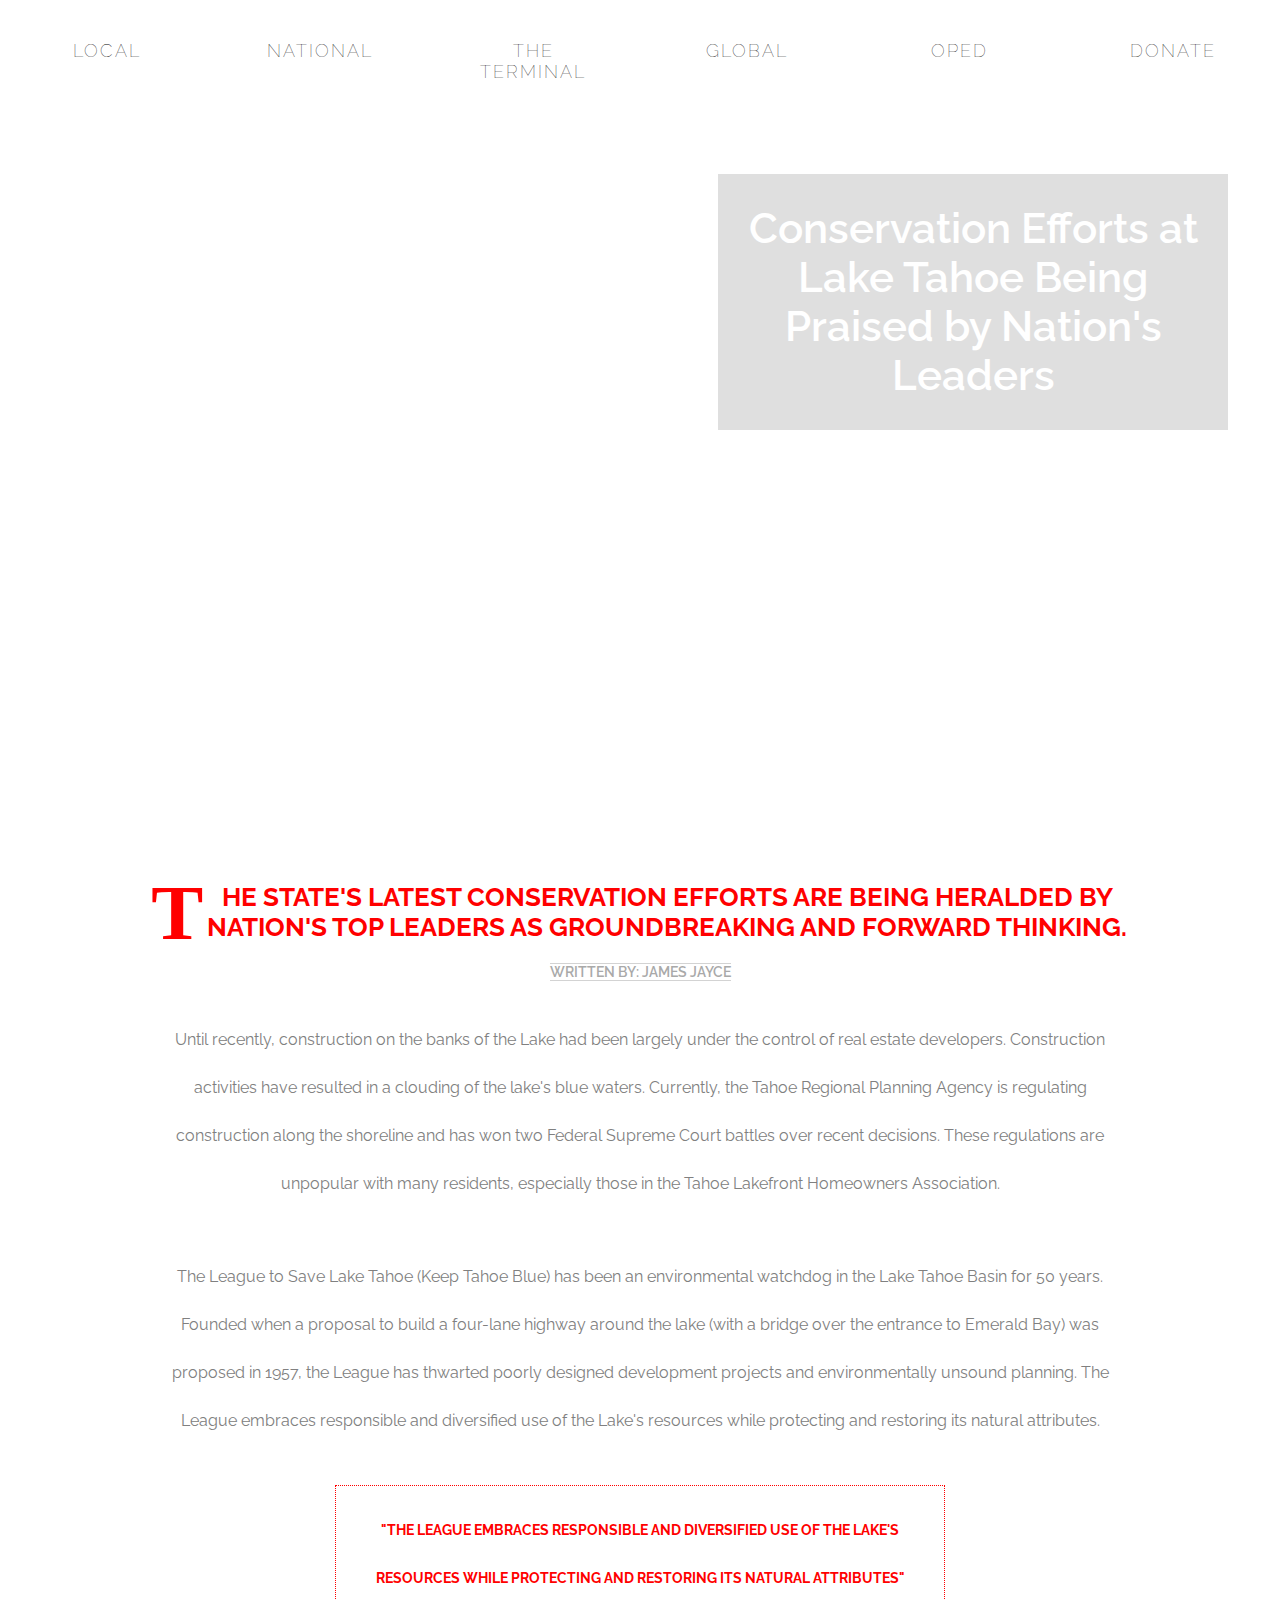
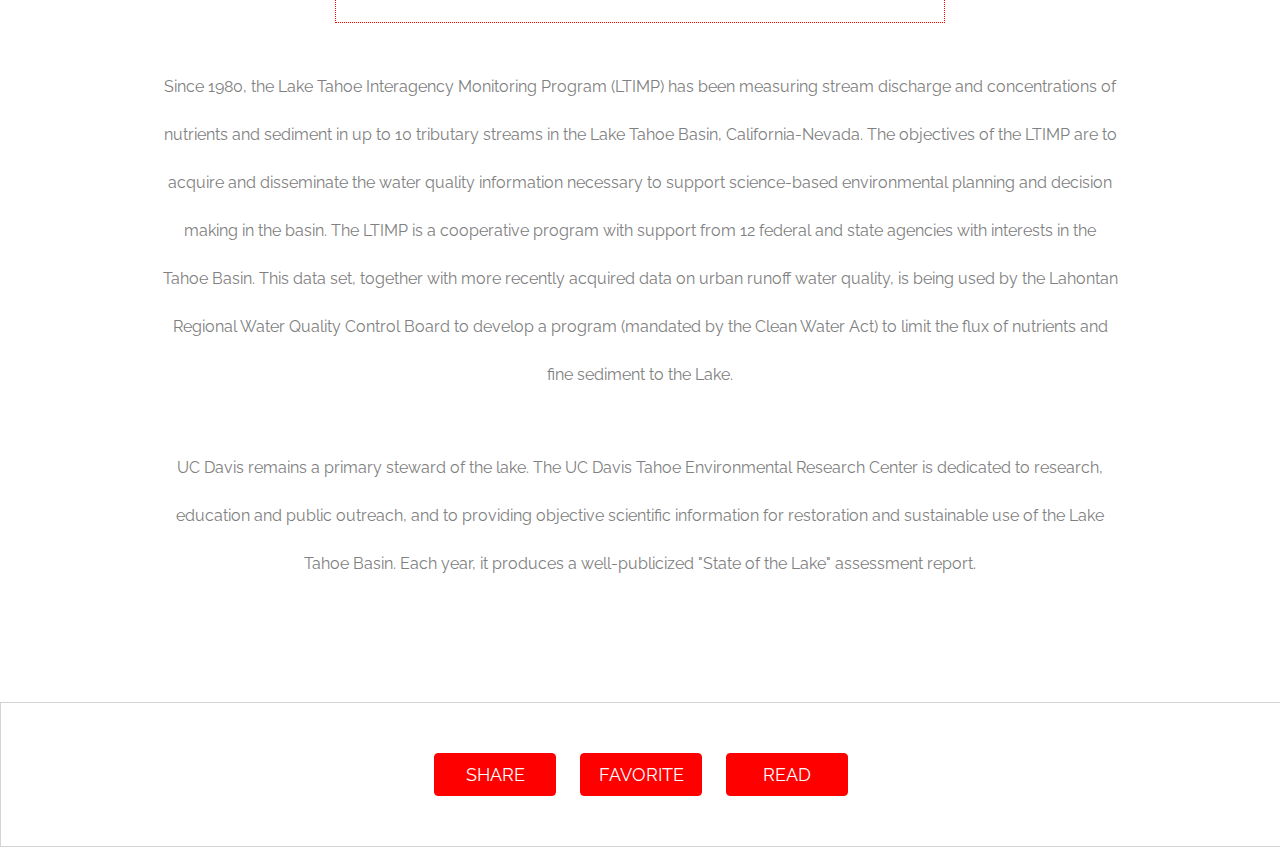
<file: canoe/index.html>
<!DOCTYPE html>
<html>
<head>
    <title>The Terminal - Your Source for Fact-Based News</title>
    <link href="https://fonts.googleapis.com/css?family=Amatic+SC|Raleway:100,200,600,700" rel="stylesheet">
    <link rel="stylesheet" type="text/css" href="style.css">
</head>
<body>

<nav class="navigation">
    <ul>
        <li>LOCAL</li>
        <li>NATIONAL</li>
        <li class="logo">THE TERMINAL</li>
        <li>GLOBAL</li>
        <li>OPED</li>
        <li class="donate">DONATE</li>
    </ul>
</nav>

<div id="banner">
    <div class="content">
        <h1>Conservation Efforts at Lake Tahoe Being Praised by Nation's Leaders</h1>
    </div>
</div>

<div id="main" class="content">
    <h3><span class="differ">T</span>HE STATE'S LATEST CONSERVATION EFFORTS ARE BEING HERALDED BY NATION'S TOP LEADERS AS GROUNDBREAKING AND FORWARD THINKING.</h3>
    <span class="byline">WRITTEN BY: JAMES JAYCE</span>
    <p>Until recently, construction on the banks of the Lake had been largely under the control of real estate developers. Construction activities have resulted in a clouding of the lake's blue waters. Currently, the Tahoe Regional Planning Agency is regulating construction along the shoreline and has won two Federal Supreme Court battles over recent decisions. These regulations are unpopular with many residents, especially those in the Tahoe Lakefront Homeowners Association.</p>

    <p>The League to Save Lake Tahoe (Keep Tahoe Blue) has been an environmental watchdog in the Lake Tahoe Basin for 50 years. Founded when a proposal to build a four-lane highway around the lake (with a bridge over the entrance to Emerald Bay) was proposed in 1957, the League has thwarted poorly designed development projects and environmentally unsound planning. The League embraces responsible and diversified use of the Lake's resources while protecting and restoring its natural attributes.</p>

    <div class="pull-quote">
        <h2>"THE LEAGUE EMBRACES RESPONSIBLE AND DIVERSIFIED USE OF THE LAKE'S RESOURCES WHILE PROTECTING AND RESTORING ITS NATURAL ATTRIBUTES"</h2>
    </div>

    <p>Since 1980, the Lake Tahoe Interagency Monitoring Program (LTIMP) has been measuring stream discharge and concentrations of nutrients and sediment in up to 10 tributary streams in the Lake Tahoe Basin, California-Nevada. The objectives of the LTIMP are to acquire and disseminate the water quality information necessary to support science-based environmental planning and decision making in the basin. The LTIMP is a cooperative program with support from 12 federal and state agencies with interests in the Tahoe Basin. This data set, together with more recently acquired data on urban runoff water quality, is being used by the Lahontan Regional Water Quality Control Board to develop a program (mandated by the Clean Water Act) to limit the flux of nutrients and fine sediment to the Lake.</p>

    <p>UC Davis remains a primary steward of the lake. The UC Davis Tahoe Environmental Research Center is dedicated to research, education and public outreach, and to providing objective scientific information for restoration and sustainable use of the Lake Tahoe Basin. Each year, it produces a well-publicized "State of the Lake" assessment report.</p>
</div>

<div class="share">
    <a href="#">SHARE</a>
    <a href="#">FAVORITE</a>
    <a href="#">READ</a>
</div>

</body>
</html>
</file>
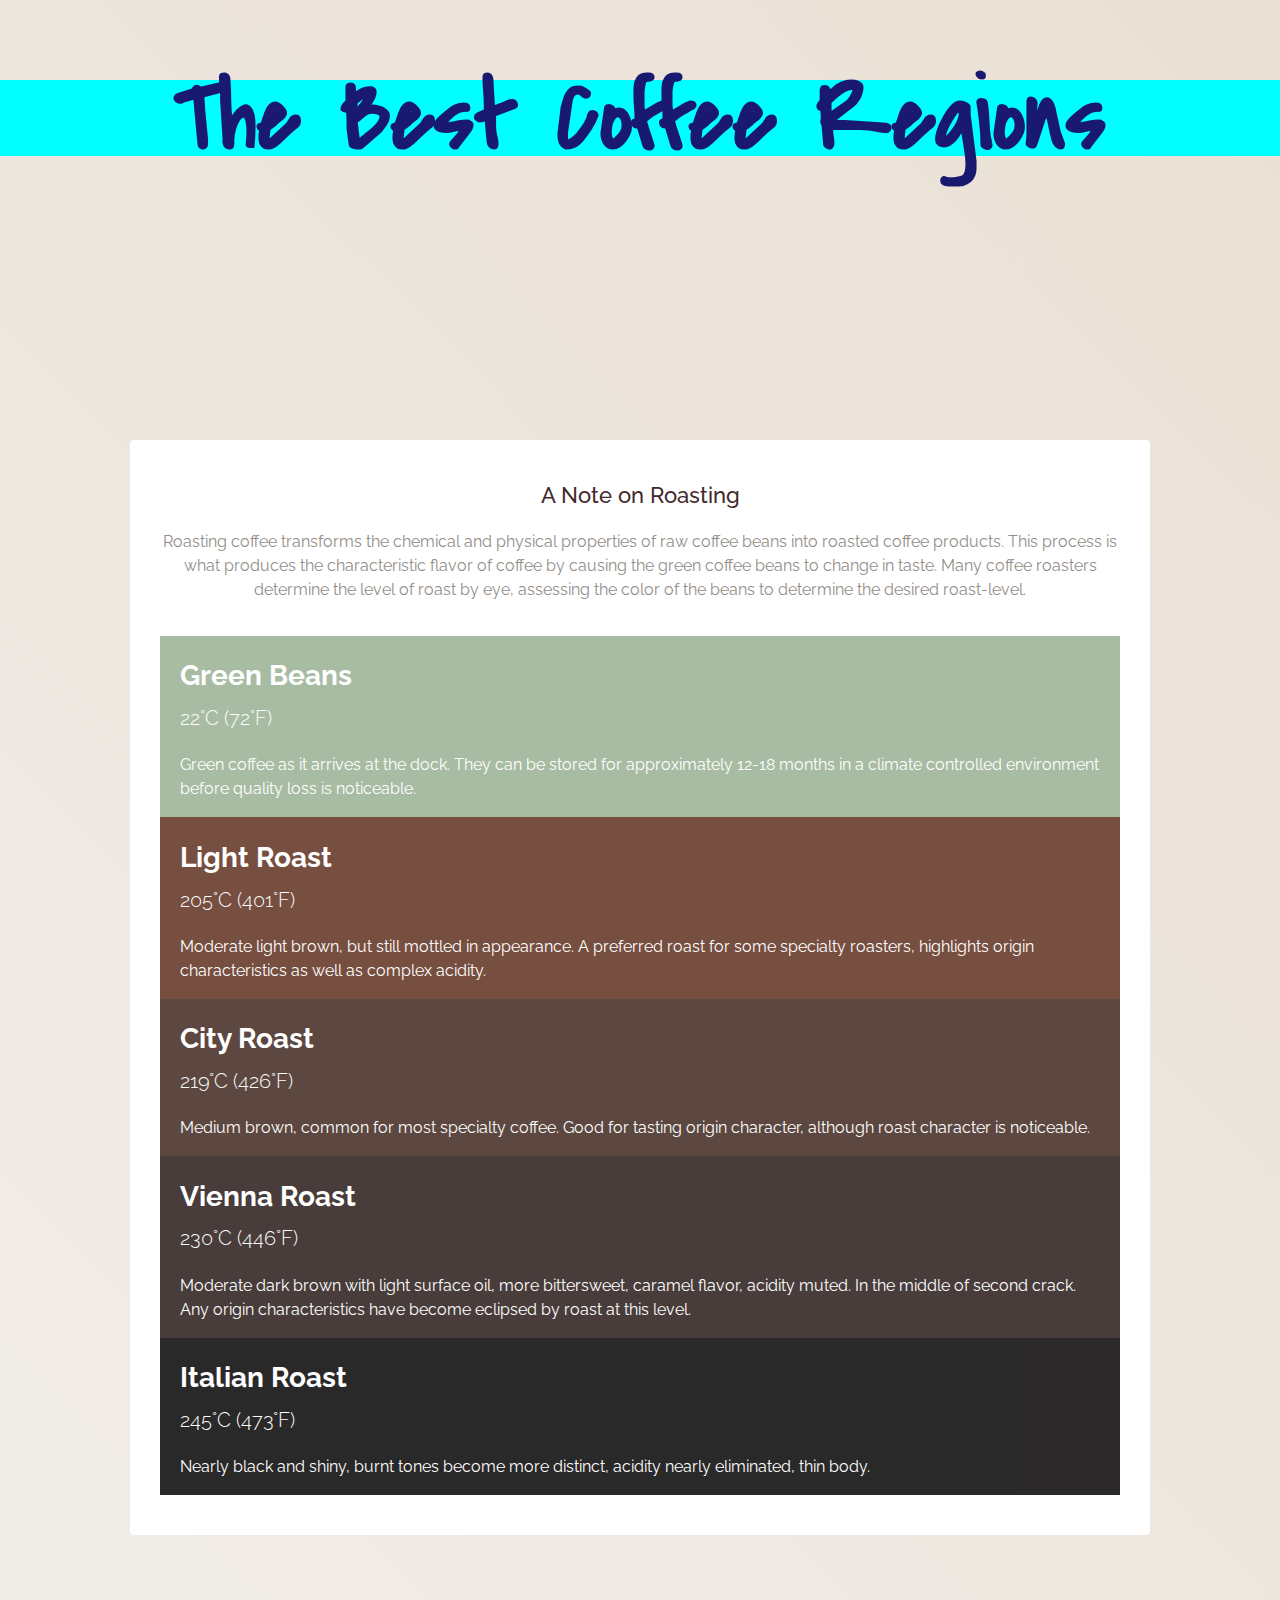
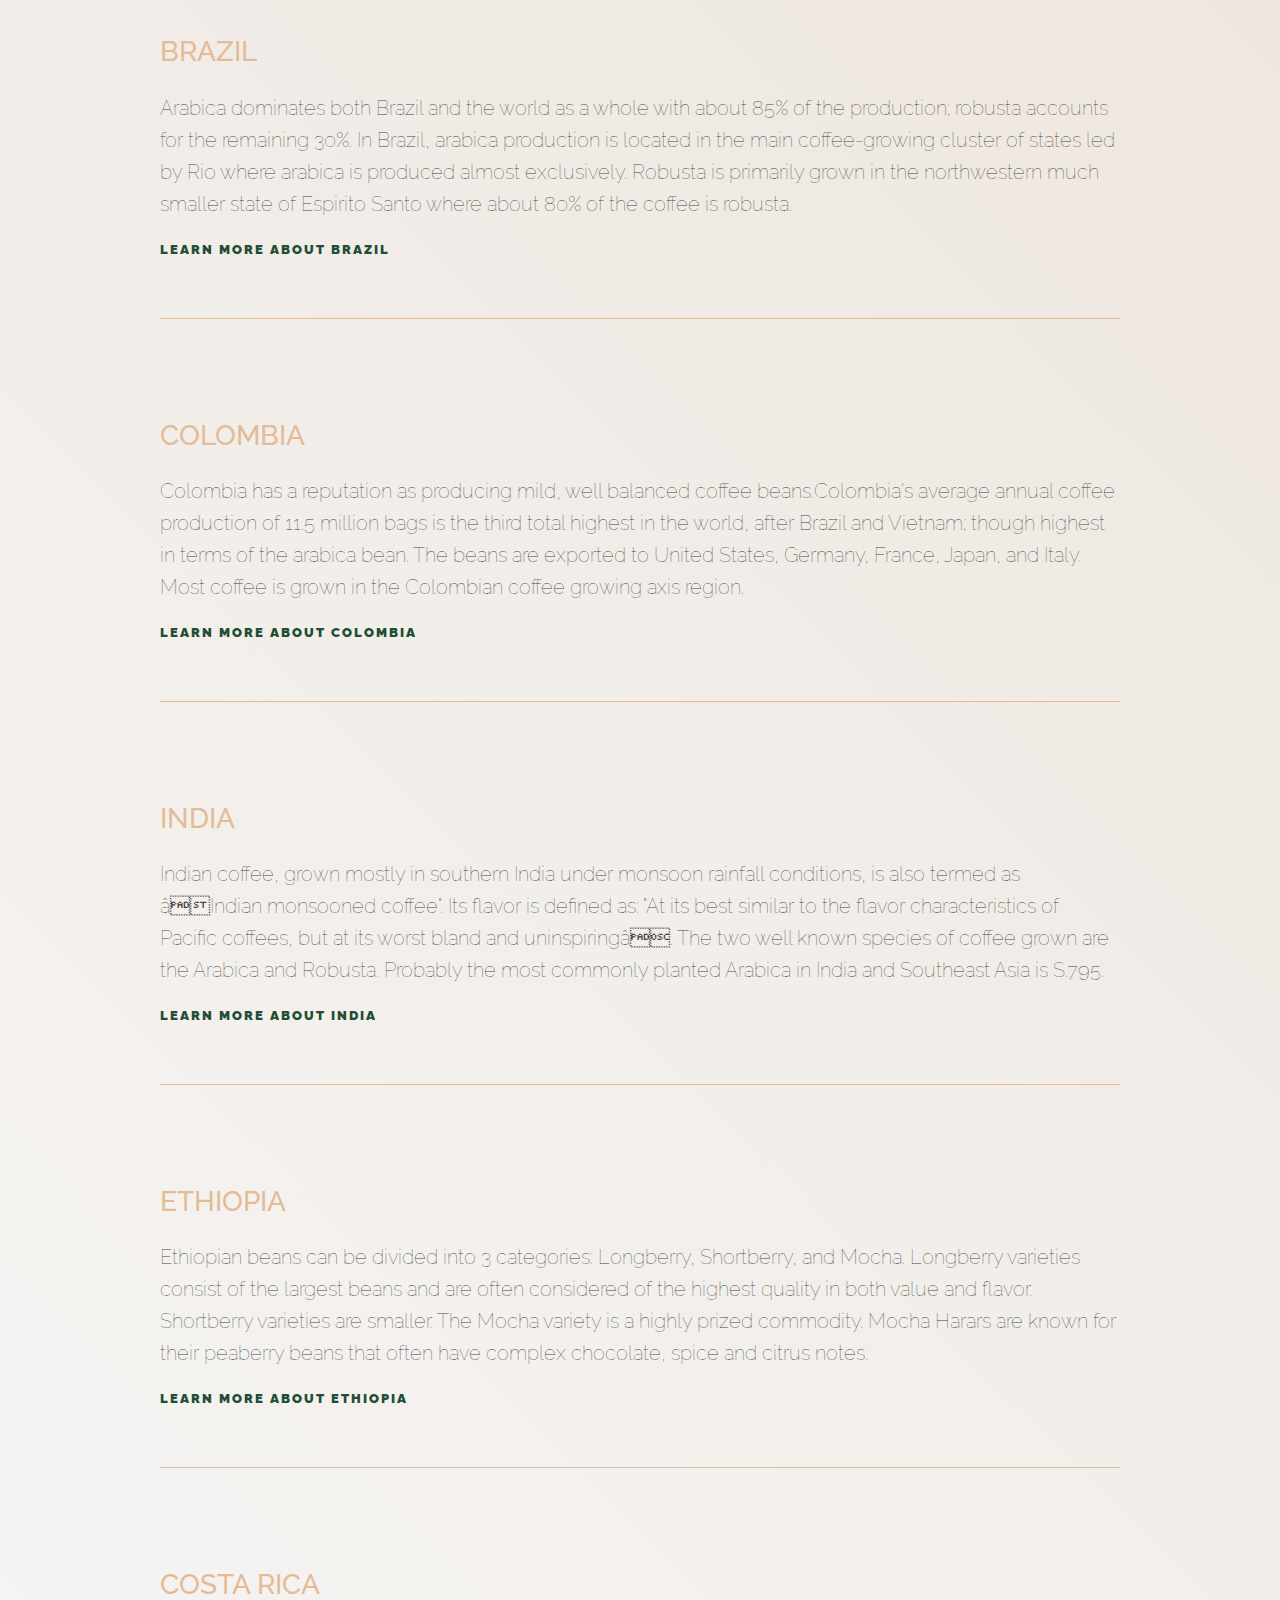
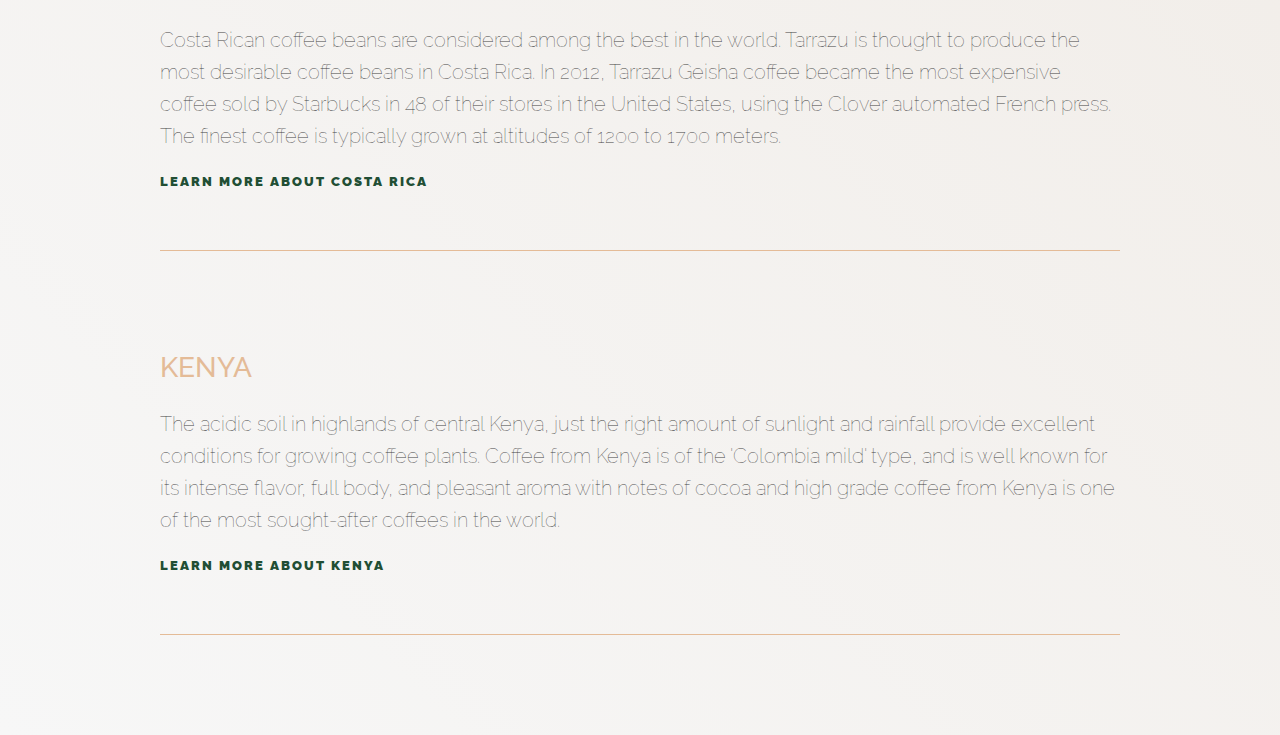
<file: color/color.html>
<!DOCTYPE html>
<html>
<head>
    <title>The Best Coffee - By Region</title>
    <link href="https://fonts.googleapis.com/css?family=Covered+By+Your+Grace|Raleway:100,500,600,800" rel="stylesheet">
    <link rel="stylesheet" type="text/css" href="style.css">
</head>

<body>

<div class="header">
    <h1>The Best Coffee Regions</h1>
</div>

<div class="roasting">
    <h3>A Note on Roasting</h3>
    <p>Roasting coffee transforms the chemical and physical properties of raw coffee beans into roasted coffee products. This process is what produces the characteristic flavor of coffee by causing the green coffee beans to change in taste. Many coffee roasters determine the level of roast by eye, assessing the color of the beans to determine the desired roast-level.</p>
    <br>

    <div class="spectrum">

        <div class="green">
            <h4>Green Beans</h4>
            <h5>22&degC (72&degF)</h5>
            <p>Green coffee as it arrives at the dock. They can be stored for approximately 12-18 months in a climate controlled environment before quality loss is noticeable.</p>
        </div>

        <div class="light">
            <h4>Light Roast</h4>
            <h5>205&degC (401&degF)</h5>
            <p>Moderate light brown, but still mottled in appearance. A preferred roast for some specialty roasters, highlights origin characteristics as well as complex acidity.</p>
        </div>

        <div class="city">
            <h4>City Roast</h4>
            <h5>219&degC (426&degF)</h5>
            <p>Medium brown, common for most specialty coffee. Good for tasting origin character, although roast character is noticeable.</p>
        </div>

        <div class="vienna">
            <h4>Vienna Roast</h4>
            <h5>230&degC (446&degF)</h5>
            <p>Moderate dark brown with light surface oil, more bittersweet, caramel flavor, acidity muted. In the middle of second crack. Any origin characteristics have become eclipsed by roast at this level.</p>
        </div>

        <div class="italian">
            <h4>Italian Roast</h4>
            <h5>245&degC (473&degF)</h5>
            <p>Nearly black and shiny, burnt tones become more distinct, acidity nearly eliminated, thin body.</p>
        </div>

    </div>

</div>


<ul>
    <li>
        <h2>Brazil</h2>
        <p>Arabica dominates both Brazil and the world as a whole with about 85% of the production; robusta accounts for the remaining 30%. In Brazil, arabica production is located in the main coffee-growing cluster of states led by Rio where arabica is
            produced almost exclusively. Robusta is primarily grown in the northwestern much smaller state of Espirito Santo where about 80% of the coffee is robusta.</p>
        <a href="#">Learn More about Brazil</a>
    </li>

    <li>
        <h2>Colombia</h2>
        <p>Colombia has a reputation as producing mild, well balanced coffee beans.Colombia's average annual coffee production of 11.5 million bags is the third total highest in the world, after Brazil and Vietnam; though highest in terms of the arabica
            bean. The beans are exported to United States, Germany, France, Japan, and Italy. Most coffee is grown in the Colombian coffee growing axis region.</p>
        <a href="#">Learn More about Colombia</a>
    </li>

    <li>
        <h2>India</h2>
        <p>Indian coffee, grown mostly in southern India under monsoon rainfall conditions, is also termed as âIndian monsooned coffee". Its flavor is defined as: "At its best similar to the flavor characteristics of Pacific coffees, but at its worst bland and uninspiringâ. The two well known species of coffee grown are the Arabica and Robusta. Probably the most commonly planted Arabica in India and Southeast Asia is S.795.</p>
        <a href="#">Learn More about India</a>
    </li>

    <li>
        <h2>Ethiopia</h2>
        <p>Ethiopian beans can be divided into 3 categories: Longberry, Shortberry, and Mocha. Longberry varieties consist of the largest beans and are often considered of the highest quality in both value and flavor. Shortberry varieties are smaller. The Mocha variety is a highly prized commodity. Mocha Harars are known for their peaberry beans that often have complex chocolate, spice and citrus notes.</p>
        <a href="#">Learn More about Ethiopia</a>
    </li>

    <li>
        <h2>Costa Rica</h2>
        <p>Costa Rican coffee beans are considered among the best in the world. Tarrazu is thought to produce the most desirable coffee beans in Costa Rica. In 2012, Tarrazu Geisha coffee became the most expensive coffee sold by Starbucks in 48 of their stores in the United States, using the Clover automated French press. The finest coffee is typically grown at altitudes of 1200 to 1700 meters.</p>
        <a href="#">Learn More about Costa Rica</a>
    </li>

    <li>
        <h2>Kenya</h2>
        <p>The acidic soil in highlands of central Kenya, just the right amount of sunlight and rainfall provide excellent conditions for growing coffee plants. Coffee from Kenya is of the 'Colombia mild' type, and is well known for its intense flavor, full body, and pleasant aroma with notes of cocoa and high grade coffee from Kenya is one of the most sought-after coffees in the world.</p>
        <a href="#">Learn More about Kenya</a>
    </li>
</ul>


</body>
</html>
</file>
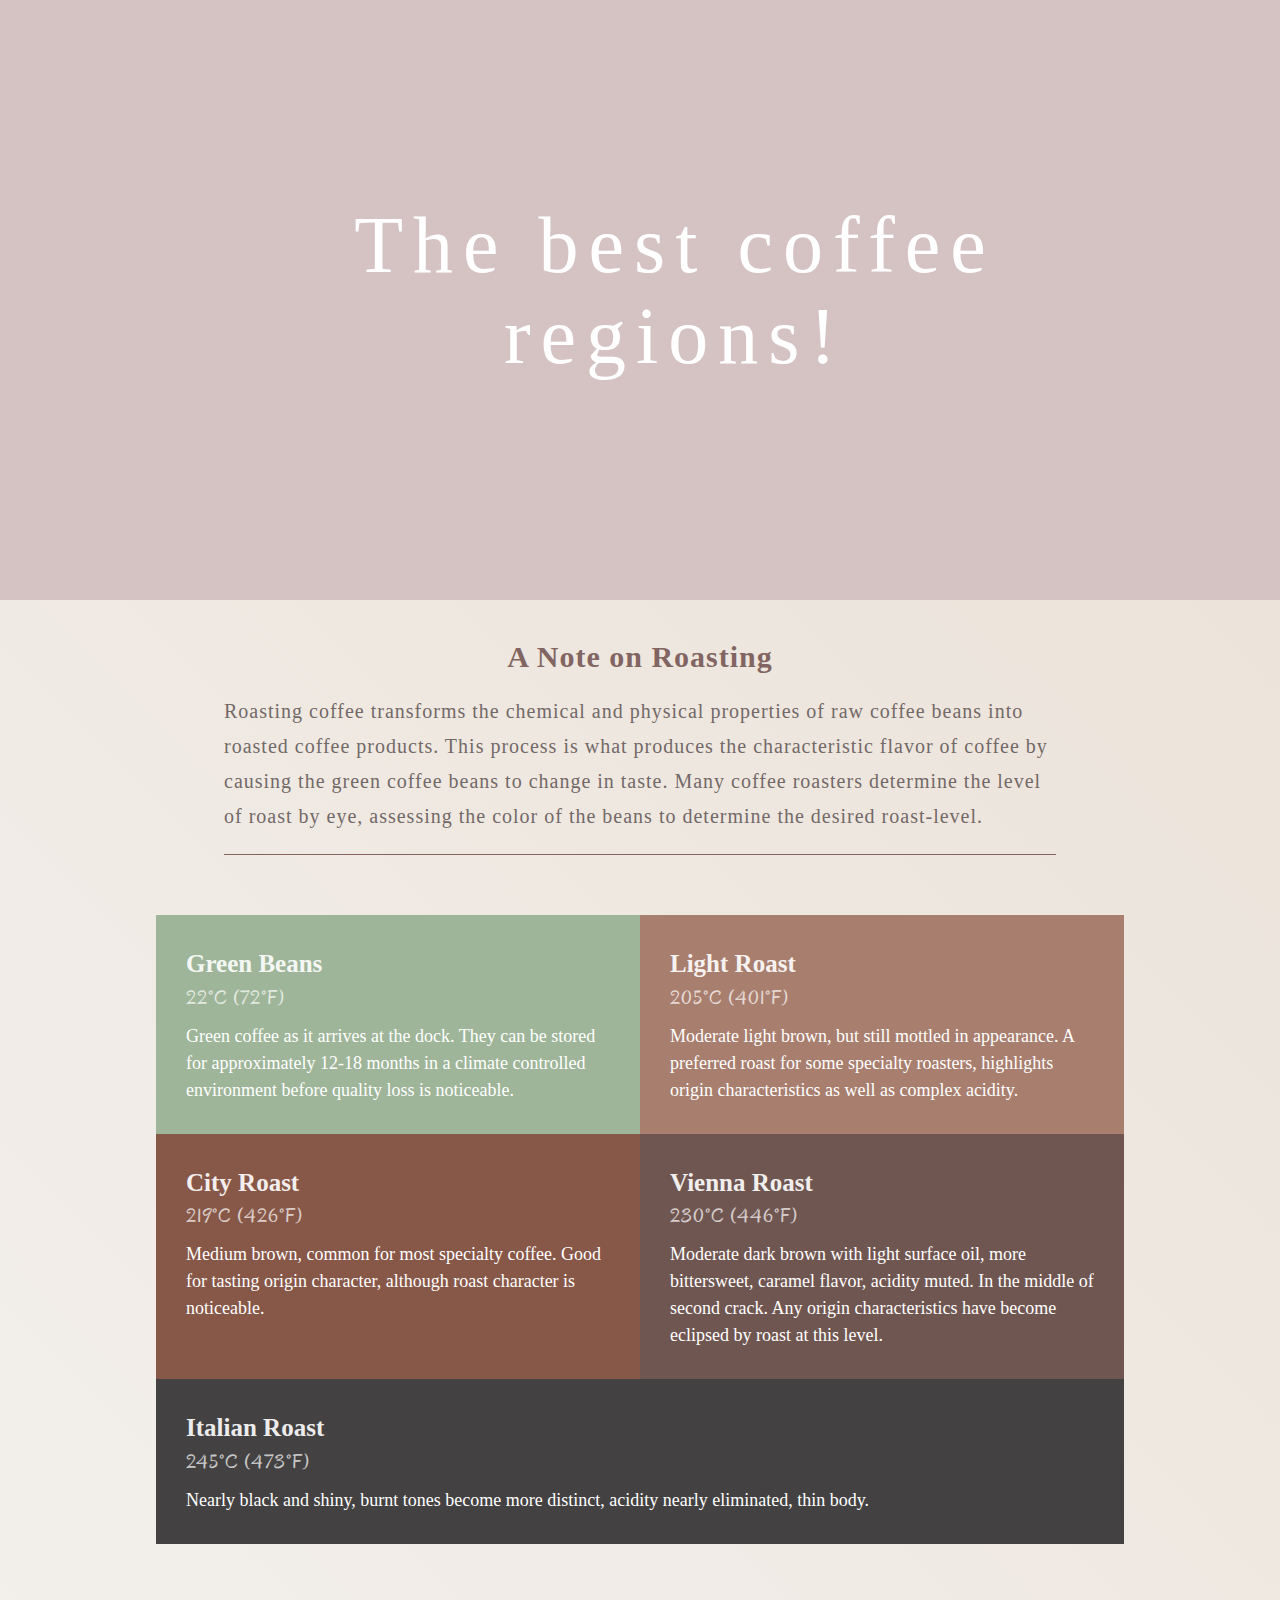
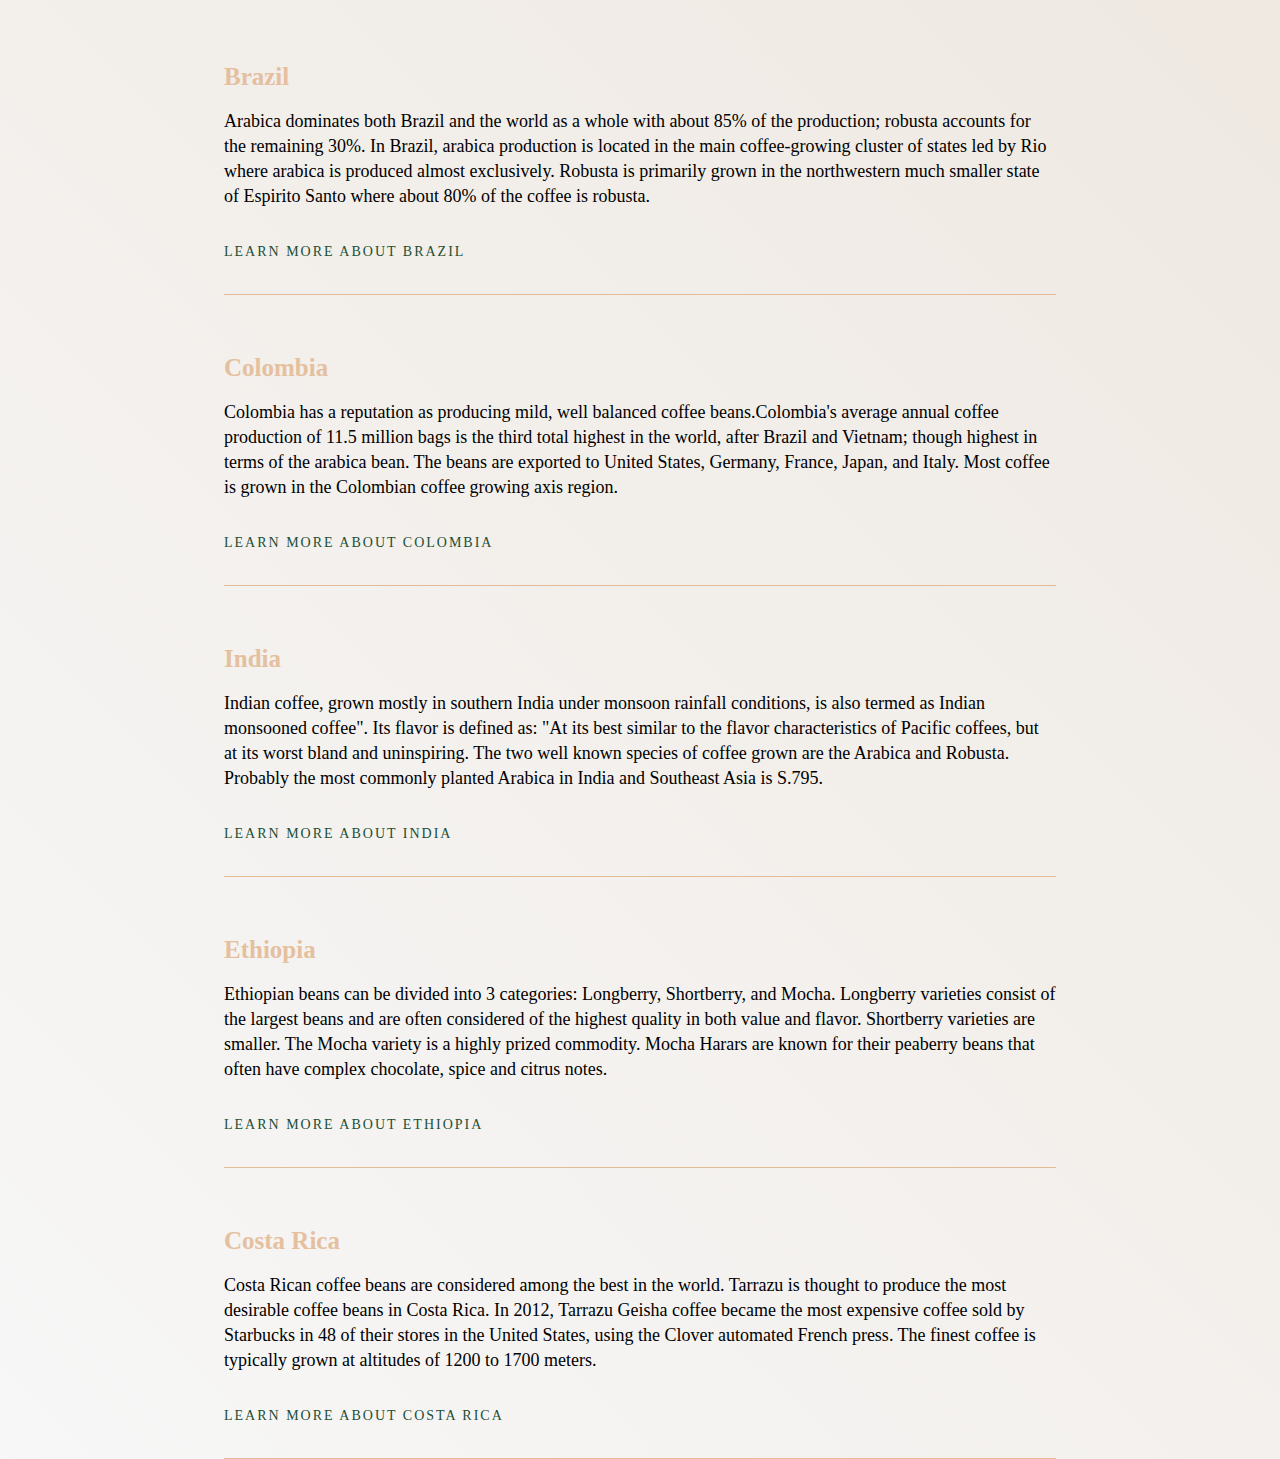
<file: color_second_edition/color_second_edition.html>
<!DOCTYPE html>
<html>

<head>
    <title>Learn About Coffee</title>
    <link href="https://fonts.googleapis.com/css?family=Covered+By+Your+Grace|Raleway:100,500,600,800" rel="stylesheet">
    <link rel="stylesheet" type="text/css" href="style.css">
    <link href="https://fonts.googleapis.com/css?family=Oregano:400,400i&display=swap" rel="stylesheet">
</head>

<body>

<header>
    <div class="header">
        <h1>The best coffee regions!</h1> <!-- Use h1 to create semantic code -->
    </div>
</header>


<main>

    <div class="note">
        <h2 class="main-note">A Note on Roasting</h2>
        <p>Roasting coffee transforms the chemical and physical properties of raw coffee beans into roasted coffee products. This process is what produces the characteristic flavor of coffee by causing the green coffee beans to change in taste. Many coffee roasters determine the level of roast by eye, assessing the color of the beans to determine the desired roast-level.</p>
    </div>

    <div class="beans-type bean-types">

        <div class="green-type bean-type">
            <h2>Green Beans</h2>
            <p class="degrees">22&degC (72&degF)</p>
            <p>Green coffee as it arrives at the dock. They can be stored for approximately 12-18 months in a climate controlled environment before quality loss is noticeable.</p>
        </div>

        <div class="light-type bean-type">
            <h2>Light Roast</h2>
            <p class="degrees">205&degC (401&degF)</p>
            <p>Moderate light brown, but still mottled in appearance. A preferred roast for some specialty roasters, highlights origin characteristics as well as complex acidity.</p>
        </div>

        <div class="city-type bean-type">
            <h2>City Roast</h2>
            <p class="degrees">219&degC (426&degF)</p>
            <p>Medium brown, common for most specialty coffee. Good for tasting origin character, although roast character is noticeable.</p>
        </div>

        <div class="vienna-type bean-type">
            <h2>Vienna Roast</h2>
            <p class="degrees">230&degC (446&degF)</p>
            <p>Moderate dark brown with light surface oil, more bittersweet, caramel flavor, acidity muted. In the middle of second crack. Any origin characteristics have become eclipsed by roast at this level.</p>
        </div>

        <div class="italian-type bean-type">
            <h2>Italian Roast</h2>
            <p class="degrees">245&degC (473&degF)</p>
            <p>Nearly black and shiny, burnt tones become more distinct, acidity nearly eliminated, thin body.</p>
        </div>

    </div>

    <div class="regions">

        <div class="brazil region">
            <h2 class="head-region">Brazil</h2>
            <p>Arabica dominates both Brazil and the world as a whole with about 85% of the production; robusta accounts for the remaining 30%. In Brazil, arabica production is located in the main coffee-growing cluster of states led by Rio where arabica is
                produced almost exclusively. Robusta is primarily grown in the northwestern much smaller state of Espirito Santo where about 80% of the coffee is robusta.</p>
            <a href="#"><p class="learn-more">Learn More about Brazil</p></a>
        </div>

        <div class="colombia region">
            <h2 class="head-region">Colombia</h2>
            <p>Colombia has a reputation as producing mild, well balanced coffee beans.Colombia's average annual coffee production of 11.5 million bags is the third total highest in the world, after Brazil and Vietnam; though highest in terms of the arabica
                bean. The beans are exported to United States, Germany, France, Japan, and Italy. Most coffee is grown in the Colombian coffee growing axis region.</p>
            <a href="#"><p class="learn-more">Learn More about Colombia</p></a>
        </div>

        <div class="india region">
            <h2 class="head-region">India</h2>
            <p>Indian coffee, grown mostly in southern India under monsoon rainfall conditions, is also termed as Indian monsooned coffee". Its flavor is defined as: "At its best similar to the flavor characteristics of Pacific coffees, but at its worst bland and uninspiring. The two well known species of coffee grown are the Arabica and Robusta. Probably the most commonly planted Arabica in India and Southeast Asia is S.795.</p>
            <a href="#"><p class="learn-more">Learn More about India</p></a>
        </div>

        <div class="ethiopia region">
            <h2 class="head-region">Ethiopia</h2>
            <p>Ethiopian beans can be divided into 3 categories: Longberry, Shortberry, and Mocha. Longberry varieties consist of the largest beans and are often considered of the highest quality in both value and flavor. Shortberry varieties are smaller. The Mocha variety is a highly prized commodity. Mocha Harars are known for their peaberry beans that often have complex chocolate, spice and citrus notes.</p>
            <a href="#"><p class="learn-more">Learn More about Ethiopia</p></a>
        </div>

        <div class="costa-rica region">
            <h2 class="head-region">Costa Rica</h2>
            <p>Costa Rican coffee beans are considered among the best in the world. Tarrazu is thought to produce the most desirable coffee beans in Costa Rica. In 2012, Tarrazu Geisha coffee became the most expensive coffee sold by Starbucks in 48 of their stores in the United States, using the Clover automated French press. The finest coffee is typically grown at altitudes of 1200 to 1700 meters.</p>
            <a href="#"><p class="learn-more">Learn More about Costa Rica</p></a>
        </div>

    </div>

</main>


<footer></footer>


</body>
</html>
</file>
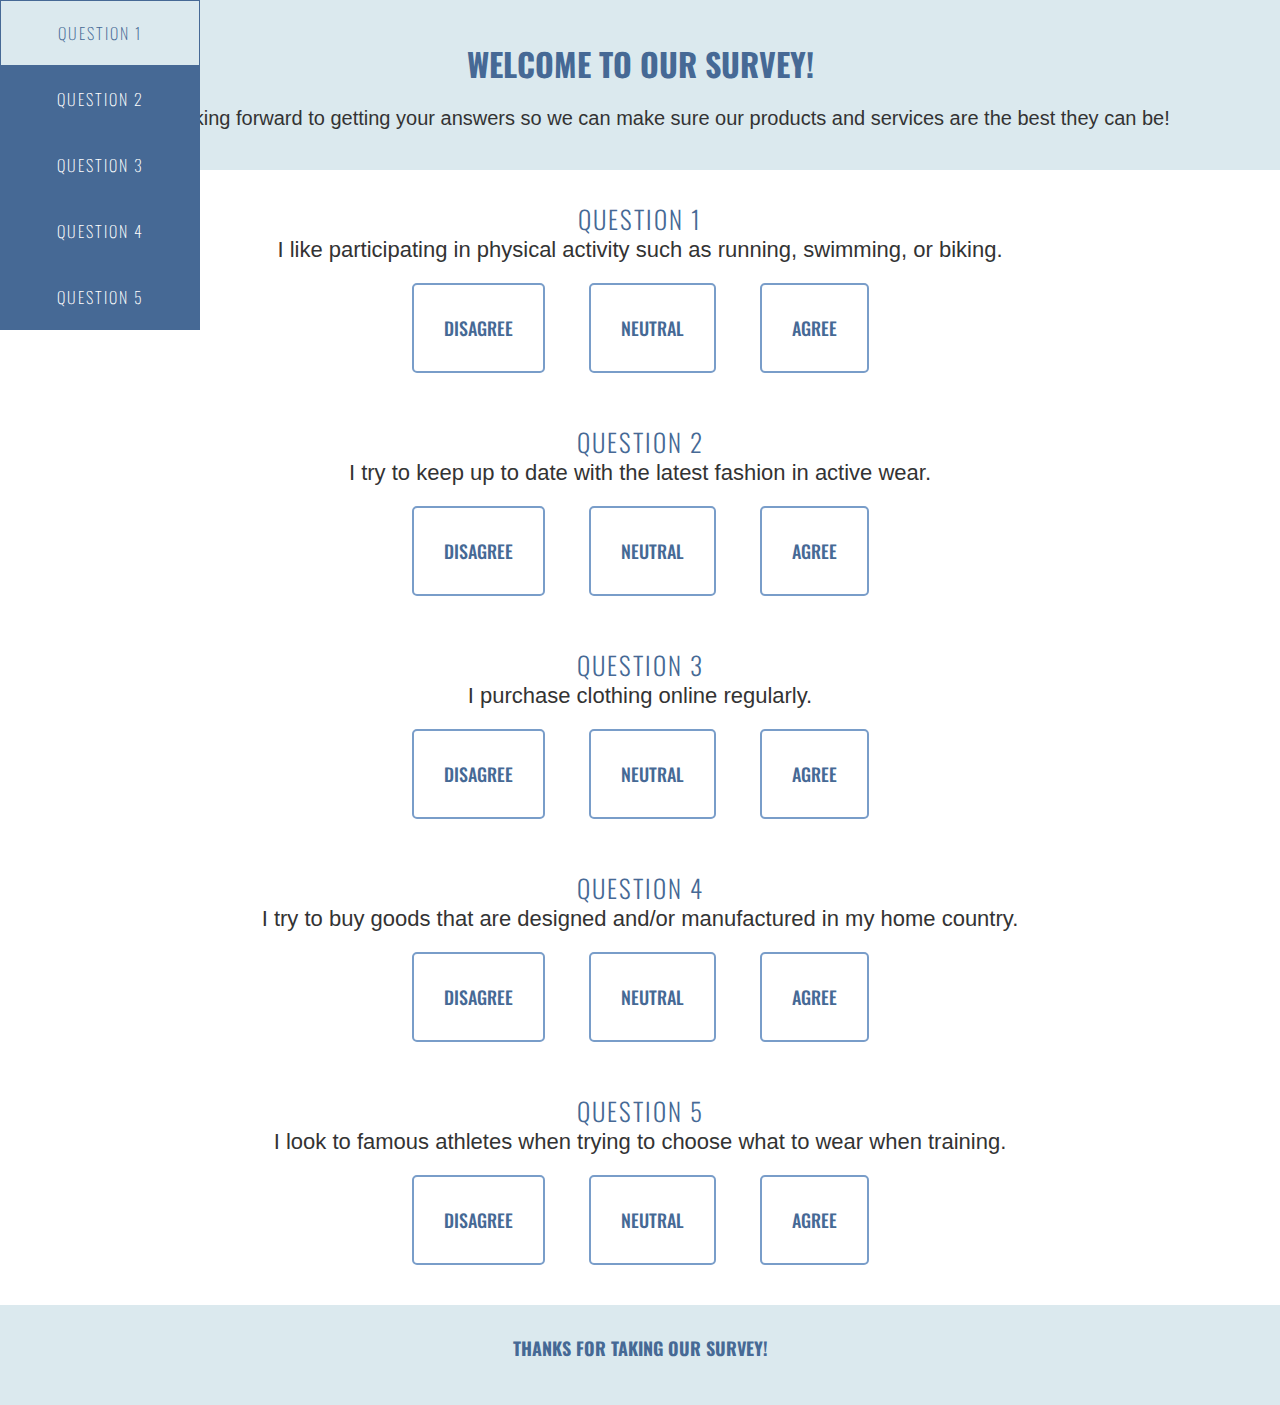
<file: the quiz/the quiz.html>
<!DOCTYPE html>
<html>
<head>
    <title>Let`s participate in Our Survey!</title>
    <link href="https://fonts.googleapis.com/css?family=Oswald:300,700|Varela+Round" rel="stylesheet">
    <link rel="stylesheet" type="text/css" href="style.css">
</head>
<body>

<header>
    <ul>
        <li><a href="#question1" class="nav-question">Question 1</a></li>
        <li><a href="#question2" class="nav-question">Question 2</a></li>
        <li><a href="#question3" class="nav-question">Question 3</a></li>
        <li><a href="#question4" class="nav-question">Question 4</a></li>
        <li><a href="#question5" class="nav-question">Question 5</a></li>
    </ul>
</header>



<div class="welcome">
    <h1><strong>Welcome to our survey!</strong></h1>
    <p>We're looking forward to getting your answers so we can make sure our products and services are the best they can be!</p>
</div>


<div id="question1" class="question">
    <h4 class="head-quest">Question 1</h4>
    <h2>I like participating in physical activity such as running, swimming, or biking.</h2>

    <div class="answer">
        <h3>Disagree</h3>
    </div>

    <div class="answer">
        <h3>Neutral</h3>
    </div>

    <div class="answer">
        <h3>Agree</h3>
    </div>
</div>



<div id="question2" class="question">
    <h4 class="head-quest">Question 2</h4>
    <h2>I try to keep up to date with the latest fashion in active wear.</h2>

    <div class="answer">
        <h3>Disagree</h3>
    </div>

    <div class="answer">
        <h3>Neutral</h3>
    </div>

    <div class="answer">
        <h3>Agree</h3>
    </div>
</div>



<div id="question3" class="question">
    <h4 class="head-quest">Question 3</h4>
    <h2>I purchase clothing online regularly.</h2>

    <div class="answer">
        <h3>Disagree</h3>
    </div>

    <div class="answer">
        <h3>Neutral</h3>
    </div>

    <div class="answer">
        <h3>Agree</h3>
    </div>
</div>



<div id="question4" class="question">
    <h4 class="head-quest">Question 4</h4>
    <h2>I try to buy goods that are designed and/or manufactured in my home country.</h2>

    <div class="answer">
        <h3>Disagree</h3>
    </div>

    <div class="answer">
        <h3>Neutral</h3>
    </div>

    <div class="answer">
        <h3>Agree</h3>
    </div>
</div>



<div id="question5" class="question">
    <h4 class="head-quest">Question 5</h4>
    <h2>I look to famous athletes when trying to choose what to wear when training.</h2>

    <div class="answer">
        <h3>Disagree</h3>
    </div>

    <div class="answer">
        <h3>Neutral</h3>
    </div>

    <div class="answer">
        <h3>Agree</h3>
    </div>
</div>



<footer>
    <h3 class="foot">Thanks for taking our survey!</h3>
</footer>


</body>
</html>
</file>
<file: color/style.css>
body {
    padding: 0;
    margin: 0;
    background: #F7F7F7;
    /* Old browsers */
    background: -moz-linear-gradient(45deg, #F7F7F7 0%, #EAE0D5 100%);
    /* FF3.6-15 */
    background: -webkit-linear-gradient(45deg, #F7F7F7 0%, #EAE0D5 100%);
    /* Chrome10-25,Safari5.1-6 */
    background: linear-gradient(45deg, #F7F7F7 0%, #EAE0D5 100%);
}

/** Header styles **/
.header {
    background-image: url(https://images.unsplash.com/photo-1455267847942-f4fdb784f0c5?dpr=1&auto=format&crop=entropy&fit=crop&w=1500&h=1000&q=80&cs=tinysrgb);
    height: 400px;
    background-position: center center;
}

.roasting {
    margin: 40px auto;
    padding: 20px 30px 40px 30px;
    background-color: #FFFFFF;
    overflow: auto;
    width: 75%;
    border-radius: 4px;
    align-self: center;
}

.roasting p {
    color: #938E89;
    text-align: center;
    line-height: 24px;
    font-family: 'Raleway', sans-serif;
    font-size: 16px;
    font-weight: 400;
}

.spectrum div {
    font: inherit;
    padding: 0 20px;
    color: #FFFFFF;
    overflow: auto;
    opacity: 0.9;
}

.spectrum p {
    color: #FFFFFF;
    text-align: left;
}

/* Roast types */
.green {
    background-color: #9EB599;
}

.light {
    background-color: #683C2C;
}

.city {
    background-color: #4C352D;
}

.vienna {
    background-color: #352926;
}

.italian {
    background-color: #141212;
}

/* Typography */
h1 {
    color: MidnightBlue;
    background-color: Aqua;
    font-family: 'Covered By Your Grace', sans-serif;
    font-size: 100px;
    line-height: 76px;
    margin: 0;
    position: relative;
    text-align: center;
    top: 20%;
}

h2 {
    color: #E4BB97;
    font-family: 'Raleway', sans-serif;
    font-size: 28px;
    font-weight: 500;
    text-align: left;
    text-transform: uppercase;
}

h3 {
    color: #41292C;
    font-family: 'Raleway', sans-serif;
    font-size: 22px;
    font-weight: 500;
    text-align: center;
}

h4 {
    font-family: 'Raleway', sans-serif;
    font-size: 28px;
    font-weight: 700;
    line-height: .2em;
}

h5 {
    font-family: 'Raleway', sans-serif;
    font-size: 20px;
    line-height: .2em;
    font-weight: 300;
}

/* Page elements */
ul {
    margin: 0 auto;
    padding: 0;
    width: 75%;
}

li {
    border-bottom: 1px solid #E4BB97;
    list-style: none;
    margin: 100px 0px;
    padding-bottom: 60px;
}

p {
    color: #444444;
    line-height: 32px;
    font-family: 'Raleway', sans-serif;
    font-size: 20px;
    font-weight: 100;
}

a {
    color: #214E34;
    font-family: 'Raleway', sans-serif;
    font-size: 13px;
    font-weight: 900;
    text-align: left;
    text-transform: uppercase;
    text-decoration: none;
    letter-spacing: 2px;
}
</file>
<file: color_second_edition/style.css>
* {
    padding: 0;
    margin: 0;
    box-sizing: border-box;
}

body {
    background: #F7F7F7;
    /* Old browsers */
    background: -moz-linear-gradient(45deg, #F7F7F7 0%, #EAE0D5 100%);
    /* FF3.6-15 */
    background: -webkit-linear-gradient(45deg, #F7F7F7 0%, #EAE0D5 100%);
    /* Chrome10-25,Safari5.1-6 */
    background: linear-gradient(45deg, #F7F7F7 0%, #EAE0D5 100%);
}

/*The header element*/
header {
    background-image: url(https://images.unsplash.com/photo-1455267847942-f4fdb784f0c5?dpr=1&auto=format&crop=entropy&fit=crop&w=1500&h=1000&q=80&cs=tinysrgb);
    background-color: hsl(1, 18%, 80%); /* A background-color is set in case the image is unavailable.*/
    height: 600px;
    background-size: cover; /* Resize the background image to cover the entire container */
    background-position: center; /* Center the image */
    /*background-repeat: no-repeat;*/
}

.header {
    width: 800px; /*To center an element it`s needed width to be set*/
    margin: 0 auto;
    padding-top: 200px;
    padding-left: 70px;
    text-align: center;
    /*position: relative;*/ /* Usage relative in rare occasions*/
    /*top: 200px;*/
    /*left: 410px;*/
}

.header h1 {
    font-family: "Bookman Old Style";
    font-size: 80px;
    font-weight: 300;
    letter-spacing: 10px;
    color: white;
}


/*Note element*/

.note {
    width: 65%;
    margin: 0 auto;
    padding-top: 40px;
    padding-bottom: 20px;
    border-bottom: 1px solid hsl(6, 17%, 45%);

}

.main-note {
    padding-bottom: 20px;
    font-size: 30px;
    letter-spacing: 1px;
    text-align: center;
    color: hsl(6, 17%, 40%);
}

.note p {
    font-size: 20px;
    line-height: 35px;
    letter-spacing: 1px;
    color: hsl(6, 5%, 43%);
}

/*Beans type element*/
.beans-type {
    width: 85%;
    margin: 0 auto;
    padding: 60px;
    color: white;
}

.bean-types {
    display: flex;
    flex-wrap: wrap;
    justify-content: space-evenly;
}

.bean-type {
    width: 50%;
    padding: 30px;
}

.bean-type:last-child:nth-child(odd) {
    width: 100%;
}


.green-type {
    background-color: #9EB599;
}

.light-type {
    background-color: #a87e6e;
}

.city-type {
    background-color: #875748;
}

.vienna-type {
    background-color: #705651;
}

.italian-type {
    background-color: #434141;
}

.bean-type {
    font-family: "Bookman Old Style";
    font-size: 18px;
    line-height: 1.5;
}

.degrees {
    padding-bottom: 10px;
    font-family: 'Oregano', cursive;
    letter-spacing: 1px;
    opacity: 70%;
    font-size: 20px;
}

h2 {
    font-size: 25px;
    font-weight: 800;
    opacity: 90%;
}

/* Regions element*/

.regions {
    width: 65%;
    margin: 0 auto;
    color: black;
    font-family: "Bookman Old Style";
    font-size: 18px;
    line-height: 25px;

}

.region {
    border-bottom: 1px solid #E4BB97;
}

.head-region {
    color: #E4BB97;
    padding-top: 60px;
    padding-bottom: 20px;
}

.learn-more {
    padding: 30px 0;
    font-size: 14px;
    letter-spacing: 2px;
    text-transform: uppercase;
}

a {
    color: #214e34;
    text-decoration: none;

}
</file>
<file: the quiz/style.css>
* {
    margin: 0;
    padding: 0;
    box-sizing: border-box;
}

body {
    background-color: #FFF;
    margin: 0 auto;
}

header {
    background-color: #466995;
    position: fixed;
    display: block;
    width: 200px;
    z-index: 10;
}

ul {
    text-align: center;
    list-style: none;
}

/*Text-decoration removes underline in hyperlinks.
Using display block allows change "a" dimensions.
Adding border with the same color as text allows avoid moving elements when hover works(due to this we have the same dimensions of the box).*/
.nav-question {
    display: block;
    border: 1px solid #466995;
    text-decoration: none;
    color: #FFF;
    font-family: 'Oswald', sans-serif;
    font-size: 16px;
    font-weight: 200;
    letter-spacing: 2px;
    text-transform: uppercase;
    width: 200px;
    padding: 20px 0px;
}

.nav-question:hover {
    color: #466995;
    background-color: #DBE9EE;
    border: 1px solid #466995;
}

h1 {
color: #466995;
font-family: 'Oswald', sans-serif;
font-size: 32px;
text-transform: uppercase;
padding-bottom: 20px;
}

h2 {
color: #333;
font-family: 'Mongolian Baiti', sans-serif;
font-size: 22px;
font-weight: 100;
}

h3 {
color: #466995;
font-family: 'Oswald', sans-serif;
font-size: 18px;
text-align: center;
font-weight: 500;
text-transform: uppercase;
padding: 30px;
}

.head-quest {
color: #466995;
font-family: 'Oswald', sans-serif;
font-size: 25px;
font-weight: 300;
letter-spacing: 2px;
text-align: center;
text-transform: uppercase
}

p {
color: #333;
font-family: 'Mongolian Baiti', sans-serif;
font-size: 20px;
}

footer {
    background-color: #DBE9EE;
    margin-top: 20px;
    height: 100px;
}

.foot {
    font-weight: bold;
}

.welcome {
background-color: #DBE9EE;
padding: 40px;
text-align: center;
width: 100%;
}

.question {
    text-align: center;
    padding-top: 30px;
}

.answer {
border: 2px solid #799dc9;
margin: 20px;
display: inline-block;
border-radius: 5px;
}

.answer:hover {
    background: #e5eef2;
    color: #FFF;
}
</file>
<file: canoe/style.css>
body {
    background-color: white;
    font-family: 'Raleway', sans-serif;
}

/*Reset the default values of user agent stylesheets*/
* {
    margin: 0;
    padding: 0;
}

/*with display there wont be elements dimensions like height and width*/
.navigation ul {
    display: flex;
    flex-direction: row;
    justify-content: space-between;
    text-align: center;
    list-style: none;
}

.navigation li {
    width: 200px;
    justify-content: space-between;
    font-weight: 100;
    letter-spacing: 2px;
    font-size: 18px;
    padding: 10px;
    margin: 30px;
}

.navigation li:hover {
    background-color: #f8f8f8;
}

#banner {
    background-image: url("https://s3.amazonaws.com/codecademy-content/courses/web-101/unit-6/htmlcss1-img_tahoe.jpeg");
    background-size: cover;
    background-position: bottom center;
    height: 700px;
    width: 100%;
}

#banner .content {
    padding-top: 50px;
}

/*There is also an option of centering this element*/
#banner .content h1 {
    border: 2px solid white;
    float: right;
    margin-right: 50px;
    /*margin: 0 auto;*/
    width: 450px;
    padding: 30px;
    background-color: rgba(150, 150, 150, 0.3);
}

#main {
    margin: 0 auto;
    padding: 40px;
    text-align: center;
    width: 1000px;
    height: 1400px;
}

h1 {
    color: white;
    font-size: 42px;
    font-weight: 600;
    text-align: center;
}

h2 {
    border: 1px dotted red;
    color: red;
    font-size: 14px;
    line-height: 48px;
    padding: 20px 30px;
    margin: 30px 20px;
    text-align: center;
}

h3 {
    color: red;
    font-size: 26px;
    font-weight: 700;
    padding: 20px 10px;
}

.differ {
    float: left;
    width: 0.7em;
    font-size: 300%;
    font-family: algerian;
    line-height: 80%;
}
p {
    color: grey;
    font-size: 16px;
    line-height: 48px;
    margin-top: 25px;
    padding: 10px 20px;
}

.pull-quote {
    margin: 0 auto;
    width: 650px;
}

.byline {
    border-bottom: 1px solid LightGrey;
    border-top: 1px solid LightGrey;
    color: DarkGrey;
    font-size: 14px;
    font-weight: 600;
}

.share {
    border: 1px solid LightGrey;
    padding: 40px 0px;
    position: relative;
    text-align: center;
    width: 100%;
}

.share a {
    background: red;
    border: 1px solid red;
    border-radius: 4px;
    color: white;
    display: inline-block;
    margin: 10px;
    padding: 10px;
    text-decoration: none;
    font-size: 18px;
    width: 100px;
}

.share a:hover {
    background: white;
    border: 1px solid red;
    color: red;
    font-weight: 600;
}
</file>
